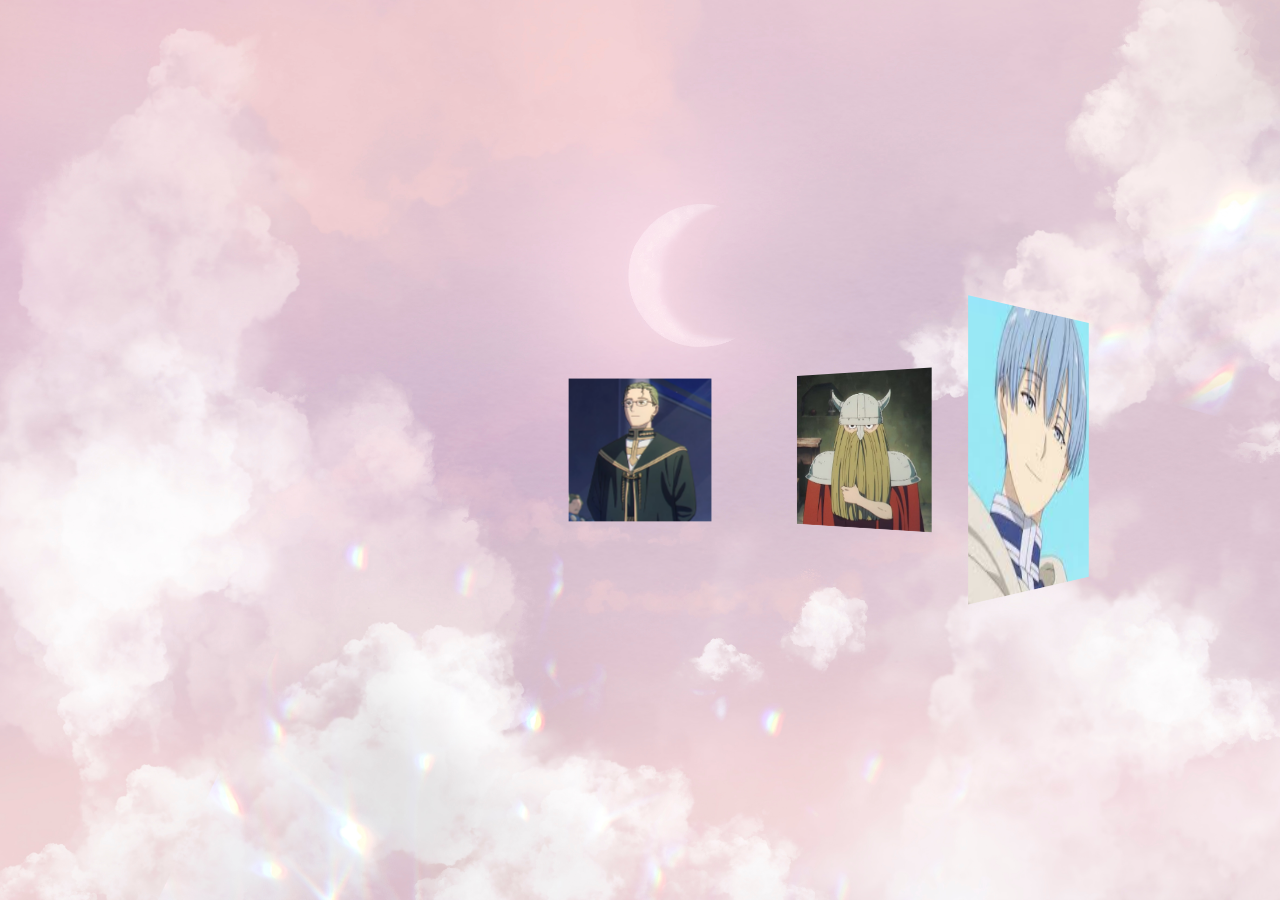
<file: practice/index.html>
<!DOCTYPE html>
<html lang="en">
<head>
    <meta charset="UTF-8">
    <meta name="viewport" content="width=device-width, initial-scale=1.0">
    <title>practice</title>
    <link rel="stylesheet" href="style.css">
</head>
<body>
   <div class="box">
    <span style="--i:1;"><img src="img/himmel.jpg" alt=""> </span>
    <span style="--i:2;"><img src="img/frieren.jpg" alt=""> </span>
    <span style="--i:3;"><img src="img/eisen.avif" alt=""> </span>
    <span style="--i:4;"><img src="img/heiter.jpg" alt=""> </span>
    
   </div>

   <script type="text/javascript">
    let box = document.querySelector('.box');
    window.onmousemove = function(e){
        let x = e.clientX/3;
        box.style.transform = "perspective(1000px) rotateY(" + x + "deg)";

    }


   </script>



</body>
</html>
</file>
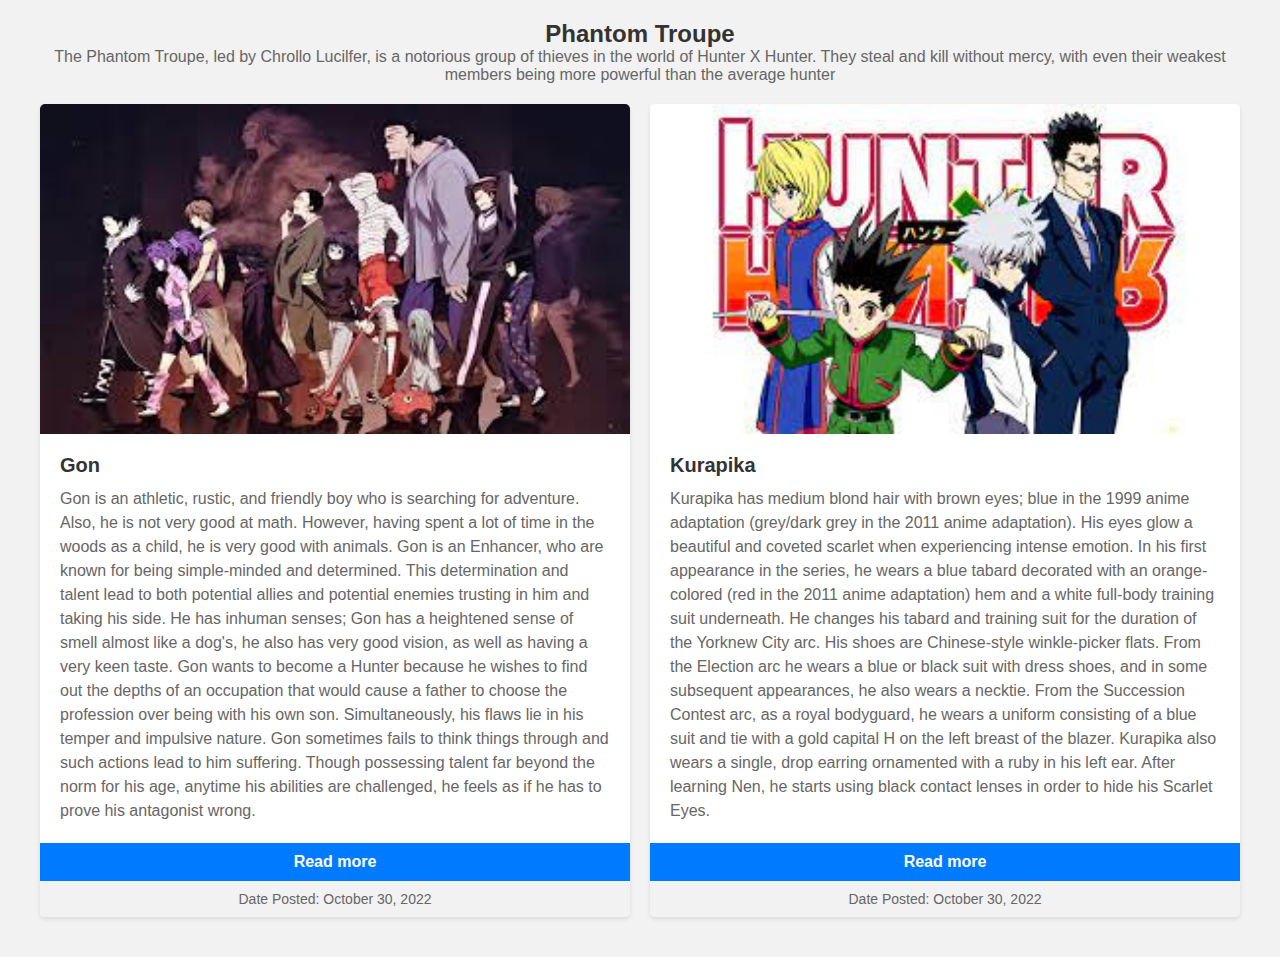
<file: WST_ACT2/news.html>
<!DOCTYPE html>
<html lang="en">
<head>
    <meta charset="UTF-8">
    <meta name="viewport" content="width=device-width, initial-scale=1.0">
    <title>Hunter X Hunter</title>
    <link rel="stylesheet" href="news_style.css">

    <style>
        body {
            font-family: Arial, sans-serif;
            margin: 0;
            padding: 0;
            background-color: #f2f2f2;
        }

        .blog-section {
            max-width: 1200px;
            margin: 0 auto;
            padding: 20px;
        }

        .title {
            text-align: center;
            margin-bottom: 20px;
        }

        .title h2 {
            color: #333;
            font-size: 24px;
        }

        .title p {
            color: #666;
            font-size: 16px;
        }

        .cards {
            display: flex;
            flex-wrap: wrap;
            justify-content: space-between;
        }

        .card {
            background-color: #fff;
            margin-bottom: 20px;
            border-radius: 5px;
            box-shadow: 0 2px 4px rgba(0, 0, 0, 0.1);
            overflow: hidden;
            width: calc(50% - 10px);
        }

        .image-section img {
            width: 100%;
            height: auto;
            display: block;
        }

        .article {
            padding: 20px;
        }

        .article h4 {
            color: #333;
            font-size: 20px;
            margin-bottom: 10px;
        }

        .article p {
            color: #666;
            font-size: 16px;
            line-height: 1.5;
        }

        .blog-view {
            background-color: #007bff;
            text-align: center;
            padding: 10px 0;
        }

        .blog-view a {
            color: #fff;
            text-decoration: none;
            font-weight: bold;
        }

        .posted-date {
            background-color: #f2f2f2;
            padding: 10px;
            text-align: center;
            font-size: 14px;
            color: #666;
        }

        @media screen and (max-width: 768px) {
            .card {
                width: 100%;
            }
        }
    </style>

</head>
<body>

<div class="blog-section">
    <div class="Section content">
        <div class="title">
            <h2>Phantom Troupe</h2>
            <p>The Phantom Troupe, led by Chrollo Lucilfer, is a notorious group of thieves in the world of Hunter X Hunter. They steal and kill without mercy, with even their weakest members being more powerful than the average hunter</p>
        </div>
    </div>
    <div class="cards">
        <div class="card">
            <div class="image-section">
                <img src="img/1.jpg" alt="Gon">
            </div>
            <div class="article">
                <h4>Gon</h4>
                <p>Gon is an athletic, rustic, and friendly boy who is searching for adventure. Also, he is not very good at math. However, having spent a lot of time in the woods as a child, he is very good with animals. Gon is an Enhancer, who are known for being simple-minded and determined. This determination and talent lead to both potential allies and potential enemies trusting in him and taking his side. He has inhuman senses; Gon has a heightened sense of smell almost like a dog's, he also has very good vision, as well as having a very keen taste. Gon wants to become a Hunter because he wishes to find out the depths of an occupation that would cause a father to choose the profession over being with his own son.
                    Simultaneously, his flaws lie in his temper and impulsive nature. Gon sometimes fails to think things through and such actions lead to him suffering. Though possessing talent far beyond the norm for his age, anytime his abilities are challenged, he feels as if he has to prove his antagonist wrong.</p>
            </div>
            <div class="blog-view">
                <a href="#" class="button">Read more</a>
            </div>
            <div class="posted-date">
                <p>Date Posted: October 30, 2022</p>
            </div>
        </div>

        <div class="card">
            <div class="image-section">
                <img src="img/2.jpg" alt="Kurapika">
            </div>
            <div class="article">
                <h4>Kurapika</h4>
                <p>Kurapika has medium blond hair with brown eyes; blue in the 1999 anime adaptation (grey/dark grey in the 2011 anime adaptation). His eyes glow a beautiful and coveted scarlet when experiencing intense emotion. In his first appearance in the series, he wears a blue tabard decorated with an orange-colored (red in the 2011 anime adaptation) hem and a white full-body training suit underneath. He changes his tabard and training suit for the duration of the Yorknew City arc. His shoes are Chinese-style winkle-picker flats. From the Election arc he wears a blue or black suit with dress shoes, and in some subsequent appearances, he also wears a necktie. From the Succession Contest arc, as a royal bodyguard, he wears a uniform consisting of a blue suit and tie with a gold capital H on the left breast of the blazer.
                    Kurapika also wears a single, drop earring ornamented with a ruby in his left ear. After learning Nen, he starts using black contact lenses in order to hide his Scarlet Eyes.</p>
            </div>
            <div class="blog-view">
                <a href="#" class="button">Read more</a>
            </div>
            <div class="posted-date">
                <p>Date Posted: October 30, 2022</p>
            </div>
        </div>
    </div>
</div>

</body>
</html>
</file>
<file: practice/style.css>
* {
    margin: 0;
    padding: 0;
    box-sizing:border-box;

}
body {
    display: flex;
    justify-content: center;
    align-items: center;
    min-height: 100vh;
    background: url(img/pink-sky-background-with-crescent-moon.jpg);
    background-size: cover;

}
.box {
    position: relative;
    width: 200px;
    height: 200px;
    transform-style: preserve-3d;
    transform: perspective(1000px) rotateY(0deg);

}
.box span {
    position: absolute;
    top: 0;
    left: 0;
    width: 100%;
    height: 100%;
    transform-origin: center;
    transform-style: preserve-3d;
    transform: rotateY(calc(var(--i)* 45deg))translateZ(400px);
    -webkit-box-reflect: below 0px liner-gradient(transparent,transparent, black#0004);



}
.box span img {
    position: absolute;
    top: 0;
    left: 0;
    width: 100%;
    height: 100%;
    object-fit: cover;
}
</file>
<file: WST_ACT2/news_style.css>
*{
    margin: 0px;
    padding: 0px;
    font-family: sans-serif;

}

.blog-section{
    width: 100%;
}
.blog-section .section-content{
    width: 85;
    margin: 20px auto;

}


.blog-section .section-content .title{
        width: 60%;
        text-align: center;
        margin: auto;
}

.blog-section .section-content .title{
    font-size: 20px;
    font-family: calibri;
    margin-top: 10px;

}

.blog-section .section-content .cards{
    display: grid;
    grid-template-columns: repeat(3, 1fr);
    grid-gap: 50px;
    margin: 25px auto;

}

.blog-section .section-content .cards .card{
    width: 100%;
    background-color: lightgray;
    position: relative;
    box-shadow: 10px 10px 5px #aaaaaa;
}

.blog-section.section-content.cards .card .img{
    width: 100px;
    height: 250px;
}

.blog-section .section-content .cards .card .article{
    padding: 15px 20px;
}

.blog-section .section-content .cards .card h4{
    font-size: 24px;
    color: darkgreen;
}

.blog-section .section-content .cards .card .article p{
    font-size: 14px;
    color: black;
    margin: 10px 0px;
    font-family: tahoma;

}

.blog-section .section-content .cards .card .blog-view a{
    text-decoration: none;
    display: inline-block;
    background-color: goldenrod;
    padding: 8px 15px;
    margin-left: 20px;
    color: black;

}

.blog-section .section-content .cards .card .posted-date p{
    font-weight: 600;
    position: absolute;
    top: 0;
    left: 0;
    display: inline-block;
    background-color: goldenrod;
    padding: 6px 15px;

}

@media screen and (max-width: 992px){
    .blog-section .section-content .cards{
        grid-template-columns: repeat(2, 1fr);
    }
}

@media screen and (max-width: 768px){
    .blog-section .section-content .cards{
    grid-template-columns: 1fr;
    
}
}
</file>
